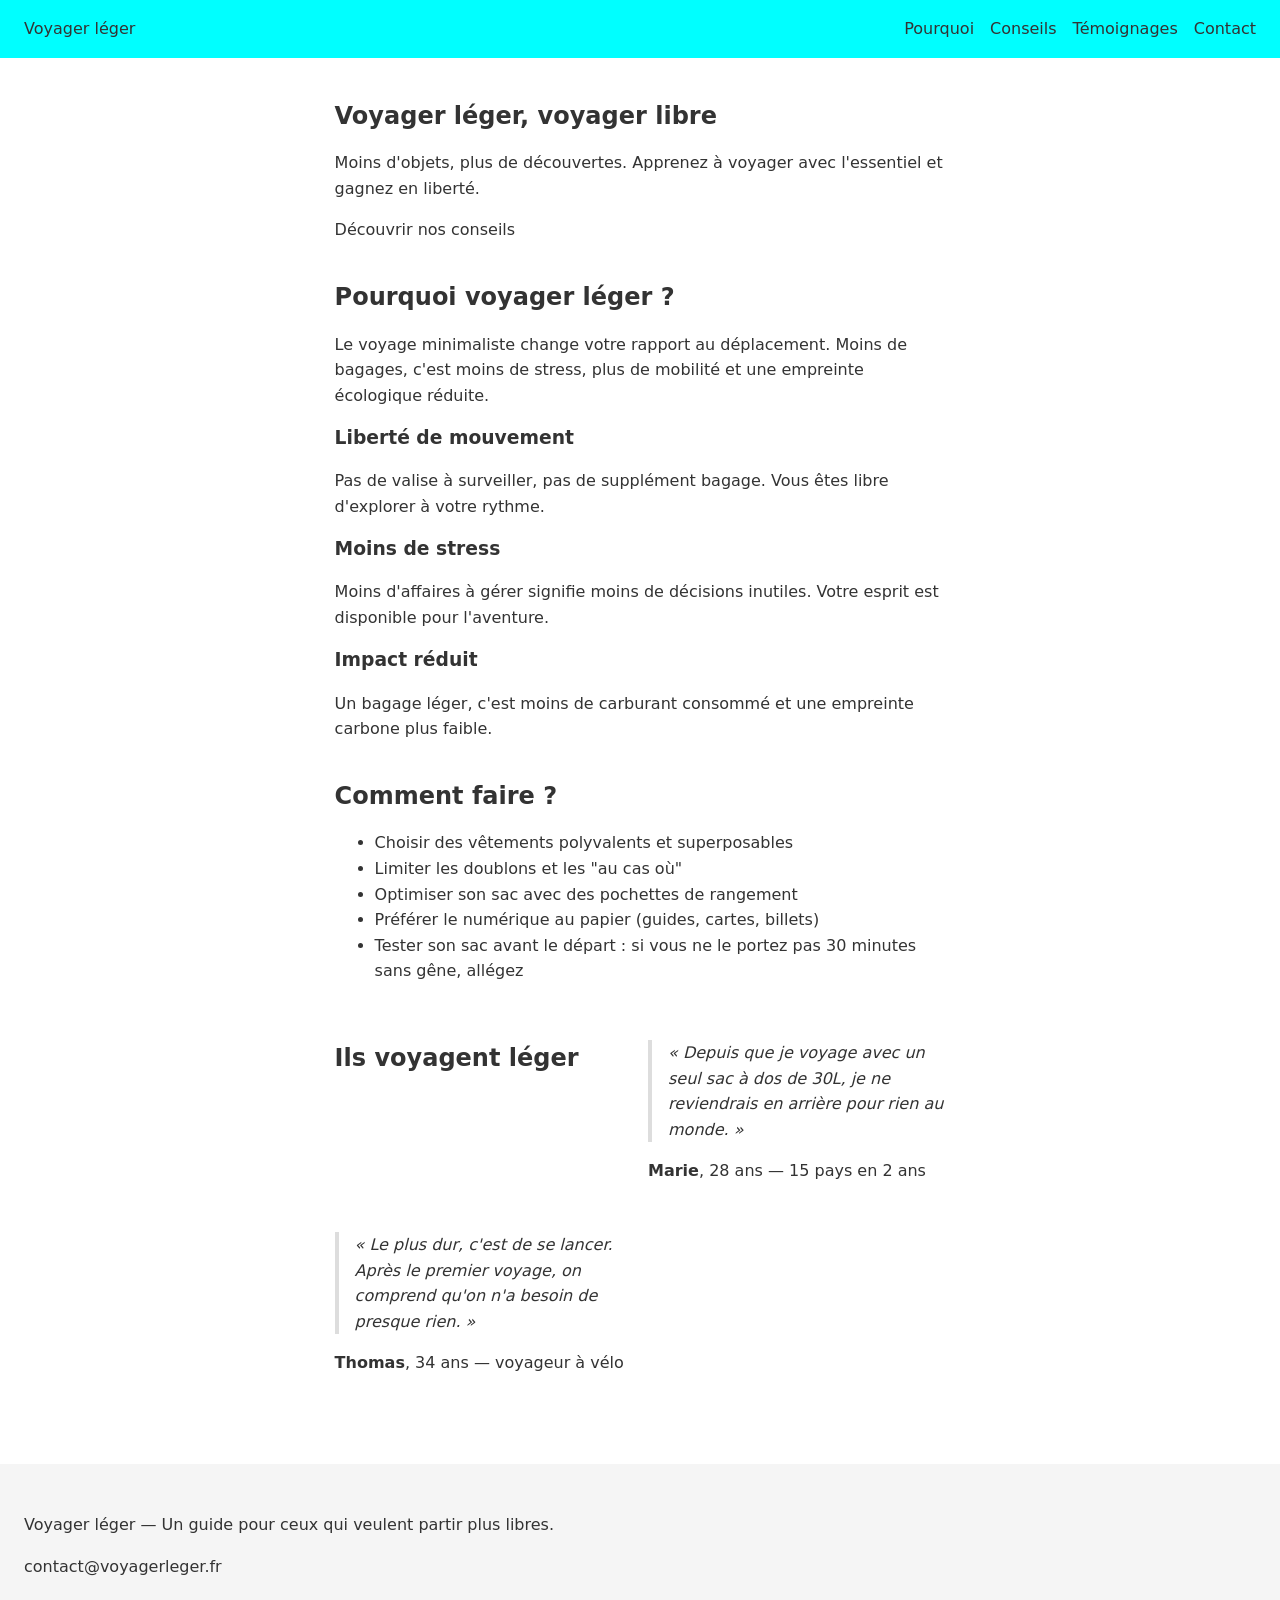
<file: TD2/index.html>
<!DOCTYPE html>
<!-- saved from url=(0084) -->
<html lang="fr"><head><meta http-equiv="Content-Type" content="text/html; charset=UTF-8">
  
  <meta name="viewport" content="width=device-width, initial-scale=1.0">
  <title>Voyager léger — Guide du voyage minimaliste</title>
  <link rel="stylesheet" href="style.css">
</head>
<body>

  <header>
    <nav>
      <a href="#" class="logo">Voyager léger</a>
      <ul>
        <li><a href="#pourquoi">Pourquoi</a></li>
        <li><a href="#conseils">Conseils</a></li>
        <li><a href="#temoignages">Témoignages</a></li>
        <li><a href="#contact">Contact</a></li>
      </ul>
    </nav>
  </header>

  <main>

    <section class="hero">
      <h1>Voyager léger, voyager libre</h1>
      <p>Moins d'objets, plus de découvertes. Apprenez à voyager avec l'essentiel et gagnez en liberté.</p>
      <a href="#conseils">Découvrir nos conseils</a>
    </section>
<div class = container>
    <section id="pourquoi">
      <h2>Pourquoi voyager léger ?</h2>
      <p>Le voyage minimaliste change votre rapport au déplacement. Moins de bagages, c'est moins de stress, plus de mobilité et une empreinte écologique réduite.</p>

      <article>
        <h3>Liberté de mouvement</h3>
        <p>Pas de valise à surveiller, pas de supplément bagage. Vous êtes libre d'explorer à votre rythme.</p>
      </article>

      <article>
        <h3>Moins de stress</h3>
        <p>Moins d'affaires à gérer signifie moins de décisions inutiles. Votre esprit est disponible pour l'aventure.</p>
      </article>
      </div>

      <article>
        <h3>Impact réduit</h3>
        <p>Un bagage léger, c'est moins de carburant consommé et une empreinte carbone plus faible.</p>
      </article>
      </div>
    </section>

    <section id="conseils">
      <h2>Comment faire ?</h2>
      <ul>
        <li>Choisir des vêtements polyvalents et superposables</li>
        <li>Limiter les doublons et les "au cas où"</li>
        <li>Optimiser son sac avec des pochettes de rangement</li>
        <li>Préférer le numérique au papier (guides, cartes, billets)</li>
        <li>Tester son sac avant le départ : si vous ne le portez pas 30 minutes sans gêne, allégez</li>
      </ul>
    </section>

    <section id="temoignages">
      <h2>Ils voyagent léger</h2>

      <article>
        <blockquote>
          <p>« Depuis que je voyage avec un seul sac à dos de 30L, je ne reviendrais en arrière pour rien au monde. »</p>
        </blockquote>
        <p><strong>Marie</strong>, 28 ans — 15 pays en 2 ans</p>
      </article>

      <article>
        <blockquote>
          <p>« Le plus dur, c'est de se lancer. Après le premier voyage, on comprend qu'on n'a besoin de presque rien. »</p>
        </blockquote>
        <p><strong>Thomas</strong>, 34 ans — voyageur à vélo</p>
      </article>
    </section>

  </main>

  <footer id="contact">
    <p>Voyager léger — Un guide pour ceux qui veulent partir plus libres.</p>
    <p><a href="mailto:contact@voyagerleger.fr">contact@voyagerleger.fr</a></p>
  </footer>



</body></html>
</file>
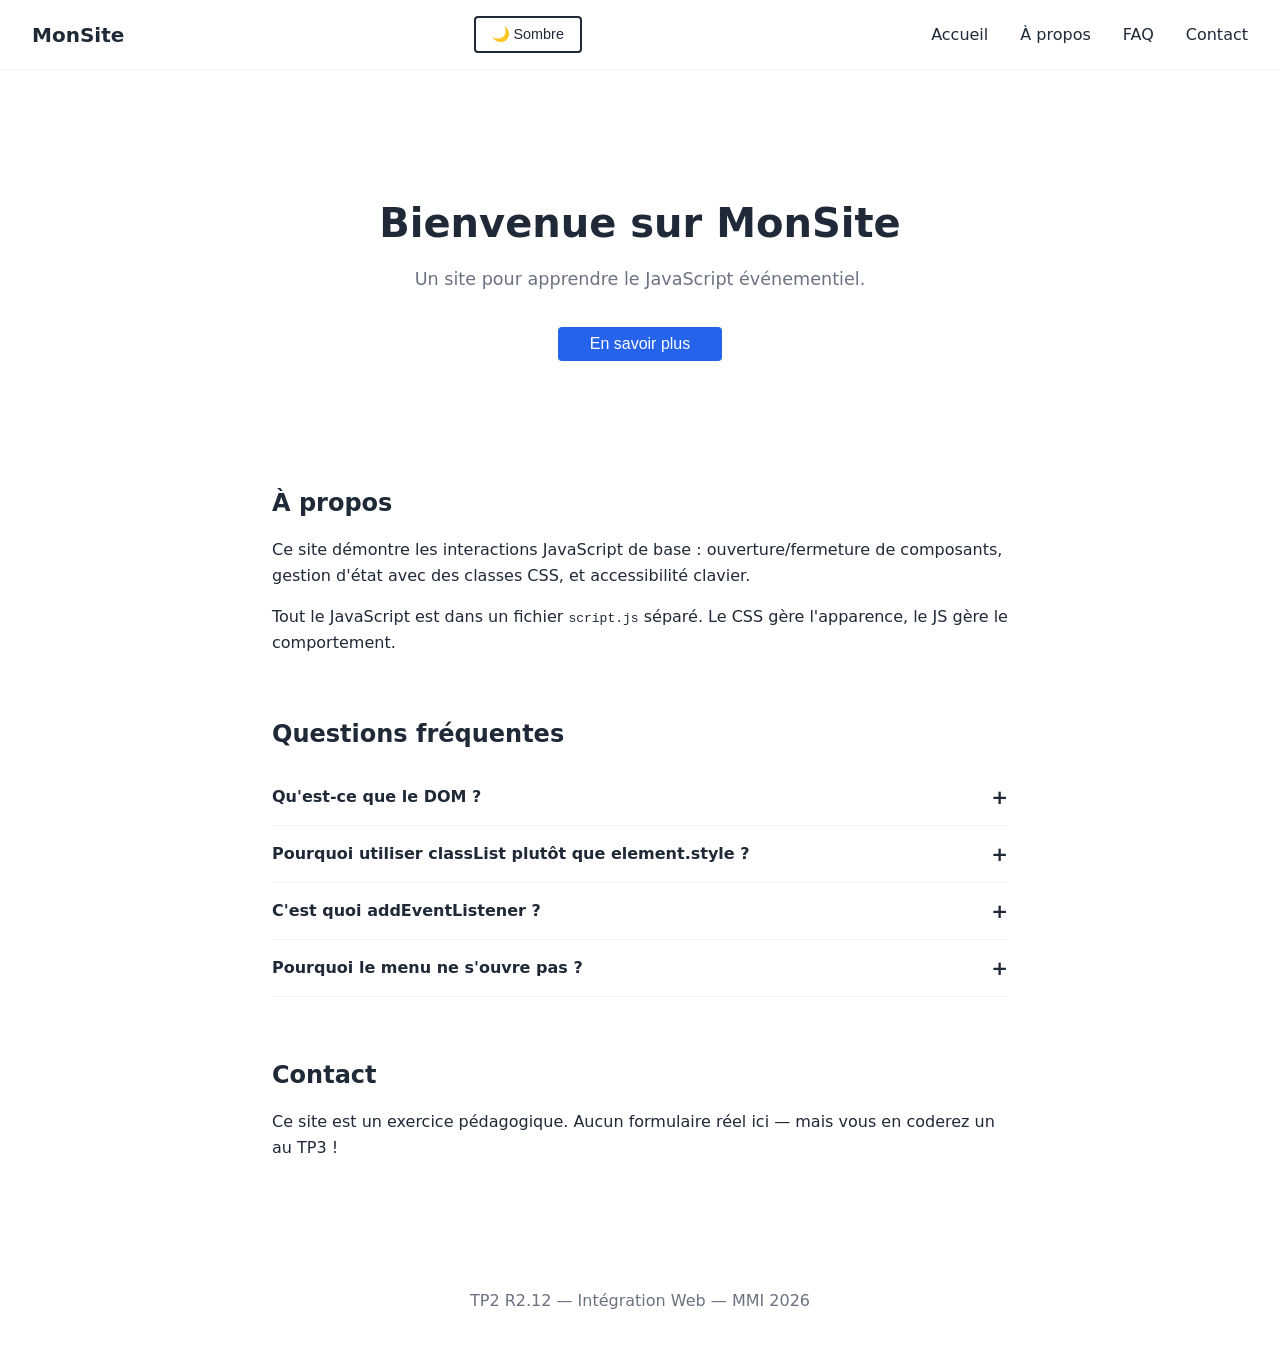
<file: TP2/index.html>
<!DOCTYPE html>
<html lang="fr">
<head>
  <meta charset="UTF-8">
  <meta name="viewport" content="width=device-width, initial-scale=1.0">
  <title>TP2 — JavaScript événementiel</title>
  <style>
    /* ================================
       VARIABLES
       ================================ */
    :root {
      --color-primary: #2563eb;
      --color-text: #1f2937;
      --color-text-light: #6b7280;
      --color-bg: #ffffff;
      --color-bg-alt: #f3f4f6;
      --color-overlay: rgba(0, 0, 0, 0.5);
      --font-base: system-ui, -apple-system, sans-serif;
      --space-sm: 0.5rem;
      --space-md: 1rem;
      --space-lg: 2rem;
      --space-xl: 4rem;
    }

    /* ================================
       THÈME SOMBRE (bonus)
       ================================ */
    .dark {
      --color-primary: #60a5fa;
      --color-text: #e5e7eb;
      --color-text-light: #9ca3af;
      --color-bg: #111827;
      --color-bg-alt: #1f2937;
      --color-overlay: rgba(0, 0, 0, 0.7);
    }

    /* ================================
       BASE
       ================================ */
    *, *::before, *::after {
      box-sizing: border-box;
    }

    body {
      font-family: var(--font-base);
      line-height: 1.6;
      color: var(--color-text);
      background-color: var(--color-bg);
      margin: 0;
      transition: background-color 0.3s, color 0.3s;
    }

    h1, h2, h3 { line-height: 1.2; }

    a {
      color: var(--color-primary);
      text-decoration: none;
    }

    a:hover { text-decoration: underline; }

    /* ================================
       HEADER + NAVIGATION
       ================================ */
    header {
      display: flex;
      justify-content: space-between;
      align-items: center;
      padding: var(--space-md) var(--space-lg);
      border-bottom: 1px solid var(--color-bg-alt);
    }

    .logo {
      font-weight: bold;
      font-size: 1.25rem;
      color: var(--color-text);
      text-decoration: none;
    }

    .header-right {
      display: flex;
      align-items: center;
      gap: var(--space-md);
    }

    /* Bouton menu burger */
    .menu-btn {
      display: none;
      background: none;
      border: 2px solid var(--color-text);
      border-radius: 0.25rem;
      color: var(--color-text);
      font-size: 1.25rem;
      padding: var(--space-sm);
      cursor: pointer;
      line-height: 1;
    }

    /* Bouton thème */
    #theme-toggle {
      background: none;
      border: 2px solid var(--color-text);
      border-radius: 0.25rem;
      color: var(--color-text);
      padding: var(--space-sm) var(--space-md);
      cursor: pointer;
      font-size: 0.9rem;
    }

    /* Navigation */
    .menu ul {
      display: flex;
      gap: var(--space-lg);
      list-style: none;
      padding: 0;
      margin: 0;
    }

    .menu a {
      color: var(--color-text);
      font-weight: 500;
    }

    /* Mobile : menu caché par défaut */
    @media (max-width: 640px) {
      .menu-btn {
        display: block;
      }

      .menu {
        display: none;
        position: absolute;
        top: 100%;
        left: 0;
        right: 0;
        background: var(--color-bg);
        border-bottom: 1px solid var(--color-bg-alt);
        padding: var(--space-md) var(--space-lg);
        z-index: 10;
      }

      .menu.is-open {
        display: block;
      }

      .menu ul {
        flex-direction: column;
        gap: var(--space-md);
      }

      header {
        position: relative;
      }
    }

    /* ================================
       MAIN
       ================================ */
    main {
      max-width: 800px;
      margin: 0 auto;
      padding: var(--space-lg);
    }

    section {
      margin-bottom: var(--space-xl);
    }

    /* ================================
       HERO
       ================================ */
    .hero {
      text-align: center;
      padding: var(--space-xl) 0;
    }

    .hero h1 {
      font-size: 2.5rem;
      margin-bottom: var(--space-sm);
    }

    .hero p {
      color: var(--color-text-light);
      font-size: 1.1rem;
    }

    /* ================================
       BOUTON MODALE
       ================================ */
    .modal-open {
      background-color: var(--color-primary);
      color: white;
      border: none;
      padding: var(--space-sm) var(--space-lg);
      border-radius: 0.25rem;
      font-size: 1rem;
      cursor: pointer;
      margin-top: var(--space-md);
    }

    .modal-open:hover {
      opacity: 0.9;
    }

    /* ================================
       MODALE
       ================================ */
    .modal {
      display: none;
      position: fixed;
      top: 0;
      left: 0;
      width: 100%;
      height: 100%;
      background: var(--color-overlay);
      z-index: 100;
      justify-content: center;
      align-items: center;
    }

    .modal.is-visible {
      display: flex;
    }

    .modal-content {
      background: var(--color-bg);
      border-radius: 0.5rem;
      padding: var(--space-lg);
      max-width: 500px;
      width: 90%;
      position: relative;
    }

    .modal-content h2 {
      margin-top: 0;
    }

    .modal-close {
      position: absolute;
      top: var(--space-md);
      right: var(--space-md);
      background: none;
      border: none;
      font-size: 1.5rem;
      cursor: pointer;
      color: var(--color-text);
      line-height: 1;
    }

    /* ================================
       ACCORDÉON FAQ
       ================================ */
    .faq-item {
      border-bottom: 1px solid var(--color-bg-alt);
    }

    .faq-question {
      width: 100%;
      background: none;
      border: none;
      text-align: left;
      padding: var(--space-md) 0;
      font-size: 1rem;
      font-weight: 600;
      color: var(--color-text);
      cursor: pointer;
      display: flex;
      justify-content: space-between;
      align-items: center;
      font-family: var(--font-base);
    }

    .faq-question::after {
      content: '+';
      font-size: 1.25rem;
      transition: transform 0.2s;
    }

    .faq-answer {
      display: none;
      padding: 0 0 var(--space-md) 0;
      color: var(--color-text-light);
    }

    .faq-answer.is-visible {
      display: block;
    }

    /* ================================
       FOCUS VISIBLE
       ================================ */
    :focus-visible {
      outline: 2px solid var(--color-primary);
      outline-offset: 2px;
    }
  </style>
</head>
<body>

  <!-- ================================
       HEADER + NAVIGATION
       ================================ -->
  <header>
    <a href="#" class="logo">MonSite</a>
    <div class="header-right">
      <button id="theme-toggle">🌙 Sombre</button>
      <button class="menu-btn" aria-expanded="false">🍔</button>
    </div>
    <nav class="menu">
      <ul>
        <li><a href="#accueil">Accueil</a></li>
        <li><a href="#apropos">À propos</a></li>
        <li><a href="#faq">FAQ</a></li>
        <li><a href="#contact">Contact</a></li>
      </ul>
    </nav>
  </header>

  <main>

    <!-- ================================
         HERO + BOUTON MODALE
         ================================ -->
    <section id="accueil" class="hero">
      <h1>Bienvenue sur MonSite</h1>
      <p>Un site pour apprendre le JavaScript événementiel.</p>
      <button class="modal-open">En savoir plus</button>
    </section>

    <!-- ================================
         MODALE
         ================================ -->
    <div class="modal" aria-hidden="true">
      <div class="modal-content">
        <button class="modal-close">✕</button>
        <h2>À propos de ce site</h2>
        <p>Ce site est un exercice du TP2 R2.12. Il sert de support pour apprendre à manipuler le DOM avec JavaScript.</p>
        <p>Vous allez coder le menu burger, cette modale, et l'accordéon FAQ en JavaScript pur.</p>
      </div>
    </div>

    <!-- ================================
         SECTION À PROPOS
         ================================ -->
    <section id="apropos">
      <h2>À propos</h2>
      <p>Ce site démontre les interactions JavaScript de base : ouverture/fermeture de composants, gestion d'état avec des classes CSS, et accessibilité clavier.</p>
      <p>Tout le JavaScript est dans un fichier <code>script.js</code> séparé. Le CSS gère l'apparence, le JS gère le comportement.</p>
    </section>

    <!-- ================================
         ACCORDÉON FAQ
         ================================ -->
    <section id="faq">
      <h2>Questions fréquentes</h2>

      <div class="faq-item">
        <button class="faq-question">Qu'est-ce que le DOM ?</button>
        <div class="faq-answer">
          <p>Le DOM (Document Object Model) est la représentation de la page Web en mémoire. JavaScript peut le lire et le modifier pour créer des interactions.</p>
        </div>
      </div>

      <div class="faq-item">
        <button class="faq-question">Pourquoi utiliser classList plutôt que element.style ?</button>
        <div class="faq-answer">
          <p>Parce que le JavaScript gère le comportement et le CSS gère l'apparence. En utilisant classList, on garde chaque responsabilité à sa place.</p>
        </div>
      </div>

      <div class="faq-item">
        <button class="faq-question">C'est quoi addEventListener ?</button>
        <div class="faq-answer">
          <p>C'est la méthode qui permet de dire au navigateur : "quand tel événement arrive sur cet élément, exécute ce code". C'est le cœur du JavaScript événementiel.</p>
        </div>
      </div>

      <div class="faq-item">
        <button class="faq-question">Pourquoi le menu ne s'ouvre pas ?</button>
        <div class="faq-answer">
          <p>Probablement parce que le fichier script.js n'est pas encore lié, ou parce que le JavaScript n'est pas encore écrit. C'est votre mission !</p>
        </div>
      </div>
    </section>

    <!-- ================================
         CONTACT
         ================================ -->
    <section id="contact">
      <h2>Contact</h2>
      <p>Ce site est un exercice pédagogique. Aucun formulaire réel ici — mais vous en coderez un au TP3 !</p>
    </section>

  </main>

  <footer>
    <p style="text-align: center; padding: 1rem; color: var(--color-text-light);">TP2 R2.12 — Intégration Web — MMI 2026</p>
  </footer>

  <!-- ================================
       JAVASCRIPT : à vous de jouer !
       Créez un fichier script.js et liez-le ici.
       ================================ -->
       <script src="script.js"></script>

</body>
</html>
</file>
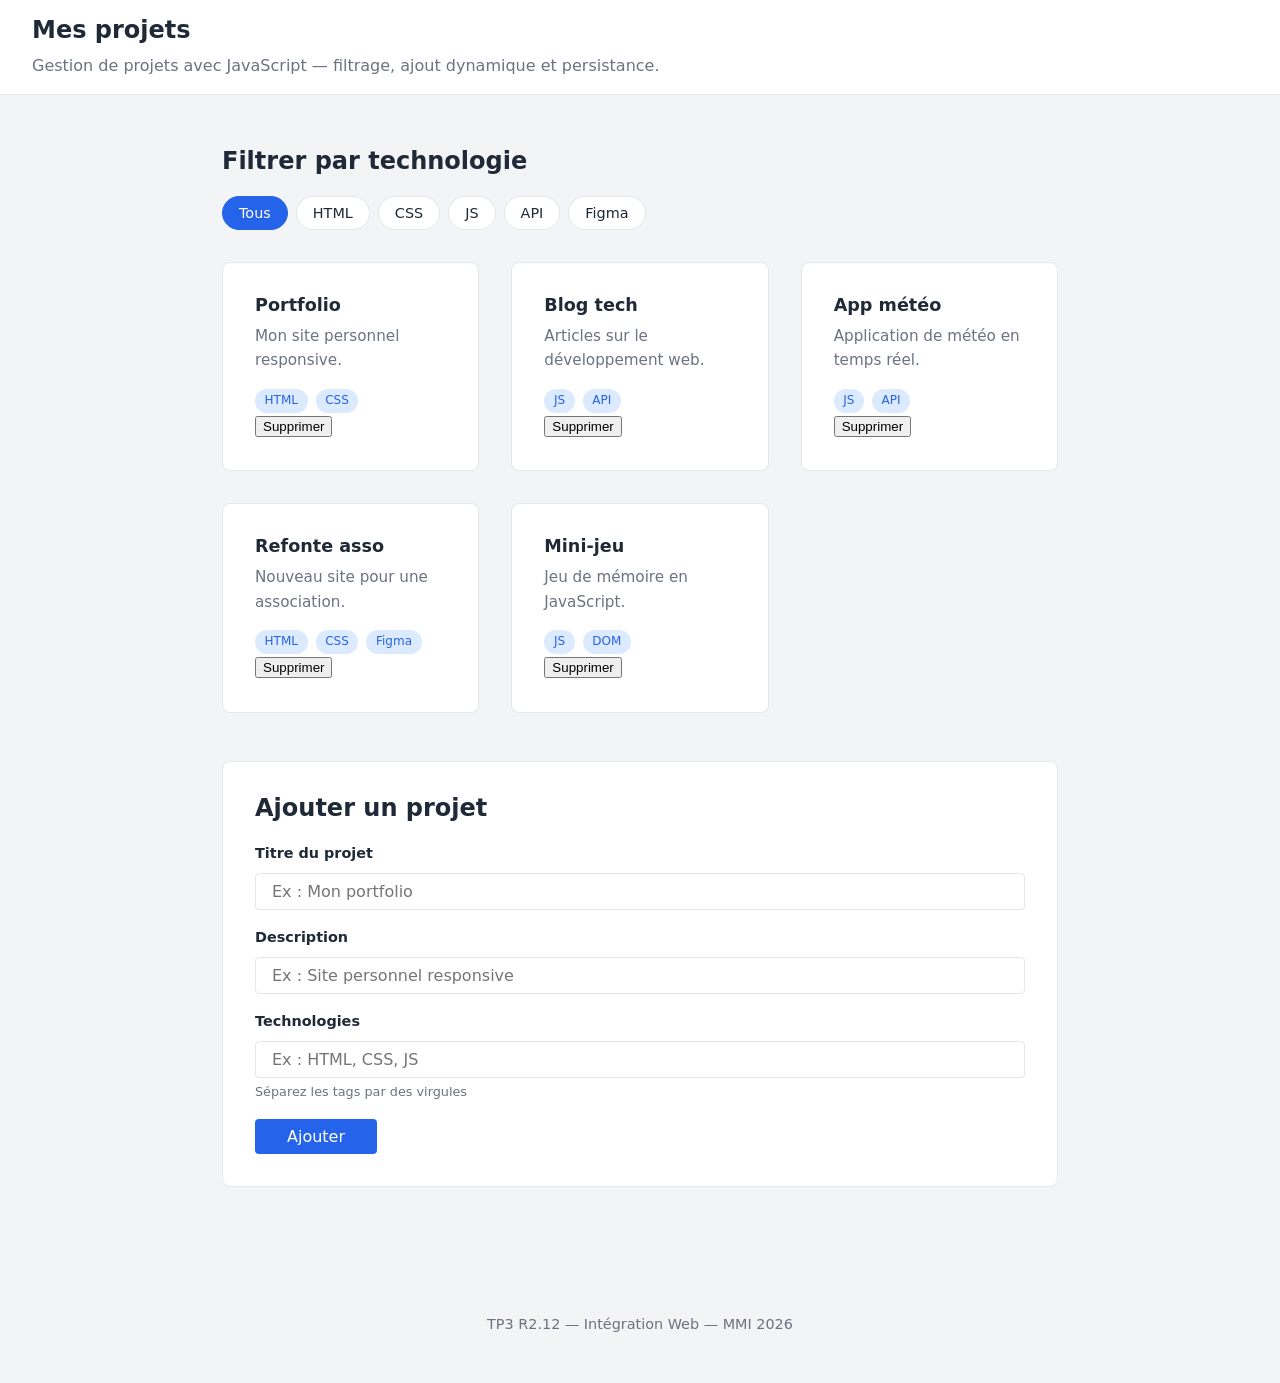
<file: TP3/index.html>
<!DOCTYPE html>
<html lang="fr">
<head>
  <meta charset="UTF-8">
  <meta name="viewport" content="width=device-width, initial-scale=1.0">
  <title>TP3 — JavaScript + données</title>
  <style>
    /* ================================
       VARIABLES
       ================================ */
    :root {
      --color-primary: #2563eb;
      --color-primary-light: #dbeafe;
      --color-text: #1f2937;
      --color-text-light: #6b7280;
      --color-bg: #ffffff;
      --color-bg-alt: #f3f4f6;
      --color-border: #e5e7eb;
      --color-error: #dc2626;
      --color-success: #059669;
      --font-base: system-ui, -apple-system, sans-serif;
      --space-sm: 0.5rem;
      --space-md: 1rem;
      --space-lg: 2rem;
      --space-xl: 3rem;
      --radius: 0.5rem;
    }

    /* ================================
       BASE
       ================================ */
    *, *::before, *::after {
      box-sizing: border-box;
    }

    body {
      font-family: var(--font-base);
      line-height: 1.6;
      color: var(--color-text);
      background-color: var(--color-bg-alt);
      margin: 0;
    }

    h1, h2, h3 { line-height: 1.2; }

    /* ================================
       LAYOUT
       ================================ */
    header {
      background: var(--color-bg);
      border-bottom: 1px solid var(--color-border);
      padding: var(--space-md) var(--space-lg);
    }

    header h1 {
      margin: 0;
      font-size: 1.5rem;
    }

    header p {
      margin: var(--space-sm) 0 0;
      color: var(--color-text-light);
    }

    main {
      max-width: 900px;
      margin: 0 auto;
      padding: var(--space-lg);
    }

    section {
      margin-bottom: var(--space-xl);
    }

    /* ================================
       FILTRES
       ================================ */
    .filtres {
      display: flex;
      flex-wrap: wrap;
      gap: var(--space-sm);
      margin-bottom: var(--space-lg);
    }

    .filtre {
      background: var(--color-bg);
      border: 1px solid var(--color-border);
      border-radius: 2rem;
      padding: var(--space-sm) var(--space-md);
      font-size: 0.9rem;
      cursor: pointer;
      color: var(--color-text);
      font-family: var(--font-base);
      transition: background-color 0.2s, border-color 0.2s;
    }

    .filtre:hover {
      border-color: var(--color-primary);
    }

    .filtre.active {
      background-color: var(--color-primary);
      color: white;
      border-color: var(--color-primary);
    }

    /* ================================
       GRILLE DE PROJETS
       ================================ */
    #projets-liste {
      display: grid;
      grid-template-columns: repeat(auto-fit, minmax(250px, 1fr));
      gap: var(--space-lg);
      min-height: 100px;
    }

    /* Style des cartes (générées en JS) */
    .carte {
      background: var(--color-bg);
      border: 1px solid var(--color-border);
      border-radius: var(--radius);
      padding: var(--space-lg);
      transition: transform 0.2s, box-shadow 0.2s;
    }

    .carte:hover {
      transform: translateY(-2px);
      box-shadow: 0 4px 12px rgba(0, 0, 0, 0.08);
    }

    .carte h3 {
      margin: 0 0 var(--space-sm);
      font-size: 1.1rem;
    }

    .carte p {
      margin: 0 0 var(--space-md);
      color: var(--color-text-light);
      font-size: 0.95rem;
    }

    .tags {
      display: flex;
      flex-wrap: wrap;
      gap: var(--space-sm);
    }

    .tag {
      display: inline-block;
      font-size: 0.75rem;
      background: var(--color-primary-light);
      color: var(--color-primary);
      padding: 0.15rem 0.6rem;
      border-radius: 1rem;
      font-weight: 500;
    }

    /* ================================
       MESSAGES D'ÉTAT
       ================================ */
    .loading {
      text-align: center;
      color: var(--color-text-light);
      padding: var(--space-xl);
      grid-column: 1 / -1;
    }

    .error {
      text-align: center;
      color: var(--color-error);
      padding: var(--space-xl);
      grid-column: 1 / -1;
    }

    .vide {
      text-align: center;
      color: var(--color-text-light);
      padding: var(--space-xl);
      grid-column: 1 / -1;
    }

    /* ================================
       FORMULAIRE D'AJOUT
       ================================ */
    #form-ajout {
      background: var(--color-bg);
      border: 1px solid var(--color-border);
      border-radius: var(--radius);
      padding: var(--space-lg);
    }

    #form-ajout h2 {
      margin-top: 0;
    }

    .form-group {
      margin-bottom: var(--space-md);
    }

    .form-group label {
      display: block;
      font-weight: 600;
      margin-bottom: var(--space-sm);
      font-size: 0.9rem;
    }

    .form-group input {
      width: 100%;
      padding: var(--space-sm) var(--space-md);
      border: 1px solid var(--color-border);
      border-radius: 0.25rem;
      font-size: 1rem;
      font-family: var(--font-base);
      color: var(--color-text);
      background: var(--color-bg);
    }

    .form-group input:focus {
      outline: 2px solid var(--color-primary);
      outline-offset: 1px;
      border-color: var(--color-primary);
    }

    .form-group small {
      display: block;
      margin-top: 0.25rem;
      color: var(--color-text-light);
      font-size: 0.8rem;
    }

    #form-ajout button[type="submit"] {
      background-color: var(--color-primary);
      color: white;
      border: none;
      padding: var(--space-sm) var(--space-lg);
      border-radius: 0.25rem;
      font-size: 1rem;
      cursor: pointer;
      font-family: var(--font-base);
    }

    #form-ajout button[type="submit"]:hover {
      opacity: 0.9;
    }

    /* ================================
       COMPTEUR
       ================================ */
    .compteur {
      text-align: right;
      color: var(--color-text-light);
      font-size: 0.9rem;
      margin-bottom: var(--space-sm);
    }

    /* ================================
       FOOTER
       ================================ */
    footer {
      text-align: center;
      padding: var(--space-lg);
      color: var(--color-text-light);
      font-size: 0.9rem;
    }

    /* ================================
       FOCUS VISIBLE
       ================================ */
    :focus-visible {
      outline: 2px solid var(--color-primary);
      outline-offset: 2px;
    }

    /* ================================
       RESPONSIVE
       ================================ */
    @media (max-width: 600px) {
      main {
        padding: var(--space-md);
      }

      #projets-liste {
        grid-template-columns: 1fr;
      }
    }
  </style>
</head>
<body>

  <!-- ================================
       HEADER
       ================================ -->
  <header>
    <h1>Mes projets</h1>
    <p>Gestion de projets avec JavaScript — filtrage, ajout dynamique et persistance.</p>
  </header>

  <main>

    <!-- ================================
         FILTRES
         ================================ -->
    <section>
      <h2>Filtrer par technologie</h2>
      <div class="filtres">
        <button class="filtre active" data-tag="tous">Tous</button>
        <button class="filtre" data-tag="HTML">HTML</button>
        <button class="filtre" data-tag="CSS">CSS</button>
        <button class="filtre" data-tag="JS">JS</button>
        <button class="filtre" data-tag="API">API</button>
        <button class="filtre" data-tag="Figma">Figma</button>
      </div>

      <!-- Compteur de résultats -->
      <p class="compteur" aria-live="polite"></p>

      <!-- Conteneur des cartes (généré en JS) -->
      <div id="projets-liste">
        <p class="vide">Chargement des projets...</p>
      </div>
    </section>

    <!-- ================================
         FORMULAIRE D'AJOUT
         ================================ -->
    <section>
      <form id="form-ajout">
        <h2>Ajouter un projet</h2>

        <div class="form-group">
          <label for="input-titre">Titre du projet</label>
          <input type="text" id="input-titre" placeholder="Ex : Mon portfolio" required>
        </div>

        <div class="form-group">
          <label for="input-desc">Description</label>
          <input type="text" id="input-desc" placeholder="Ex : Site personnel responsive" required>
        </div>

        <div class="form-group">
          <label for="input-tags">Technologies</label>
          <input type="text" id="input-tags" placeholder="Ex : HTML, CSS, JS">
          <small>Séparez les tags par des virgules</small>
        </div>

        <button type="submit">Ajouter</button>
      </form>
    </section>

  </main>

  <footer>
    <p>TP3 R2.12 — Intégration Web — MMI 2026</p>
  </footer>
  
  <script src="script.js"></script>

</body>
</html>
</file>
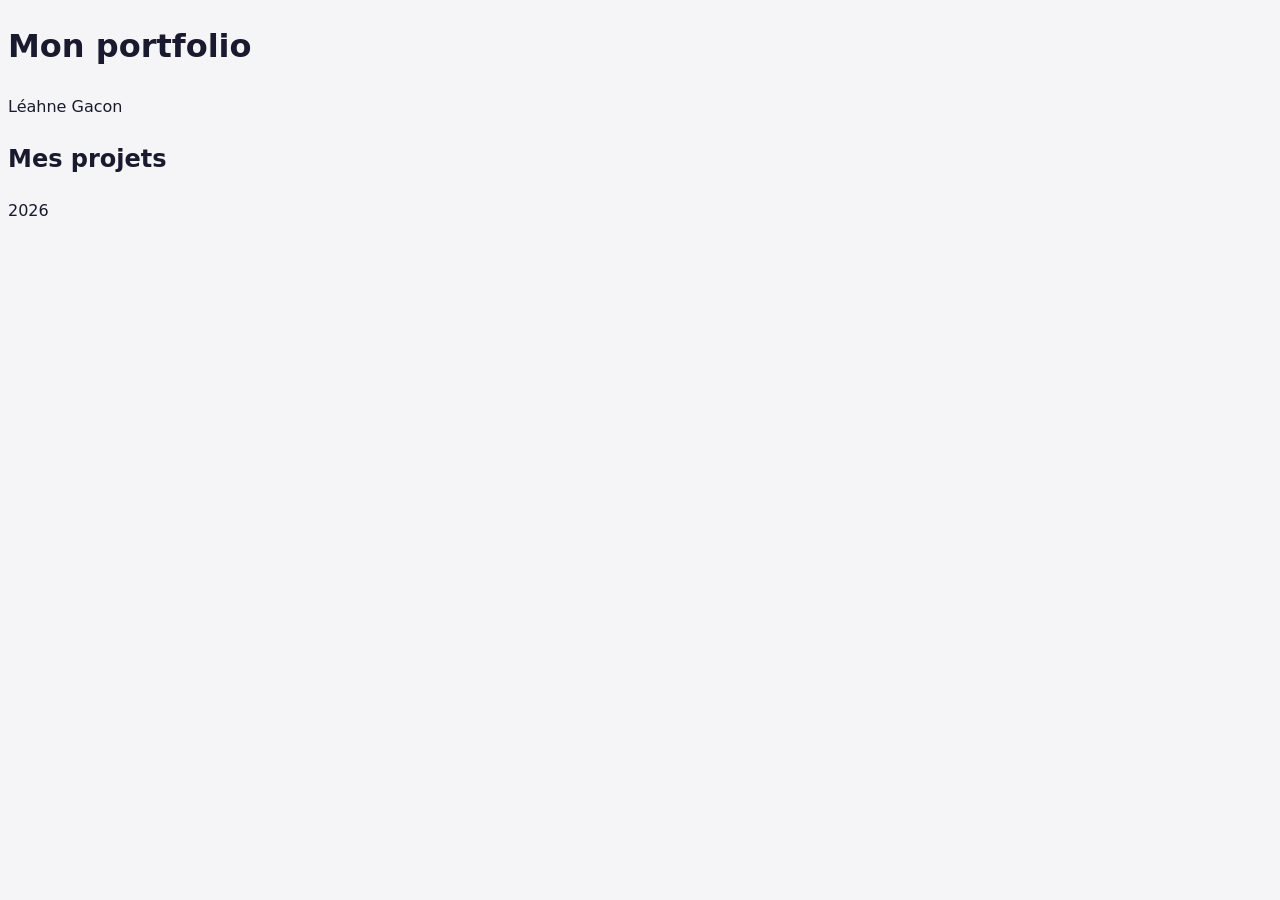
<file: TP5/index.html>
<!DOCTYPE html>
<html lang="fr">
<head>
  <meta charset="UTF-8">
  <meta name="viewport" content="width=device-width, initial-scale=1.0">
  <title>Mon projet</title>
  <link rel="stylesheet" href="style.css">
</head>
<body>
  <header>
    <h1>Mon portfolio</h1>
    <nav>Léahne Gacon</nav>
  </header>
  <main>
    <section id="projets">

      <h2>Mes projets</h2>
      <!-- contenu -->
    </section>
  </main>
  <footer>2026</footer>
  <script src="script.js"></script>
</body>
</file>
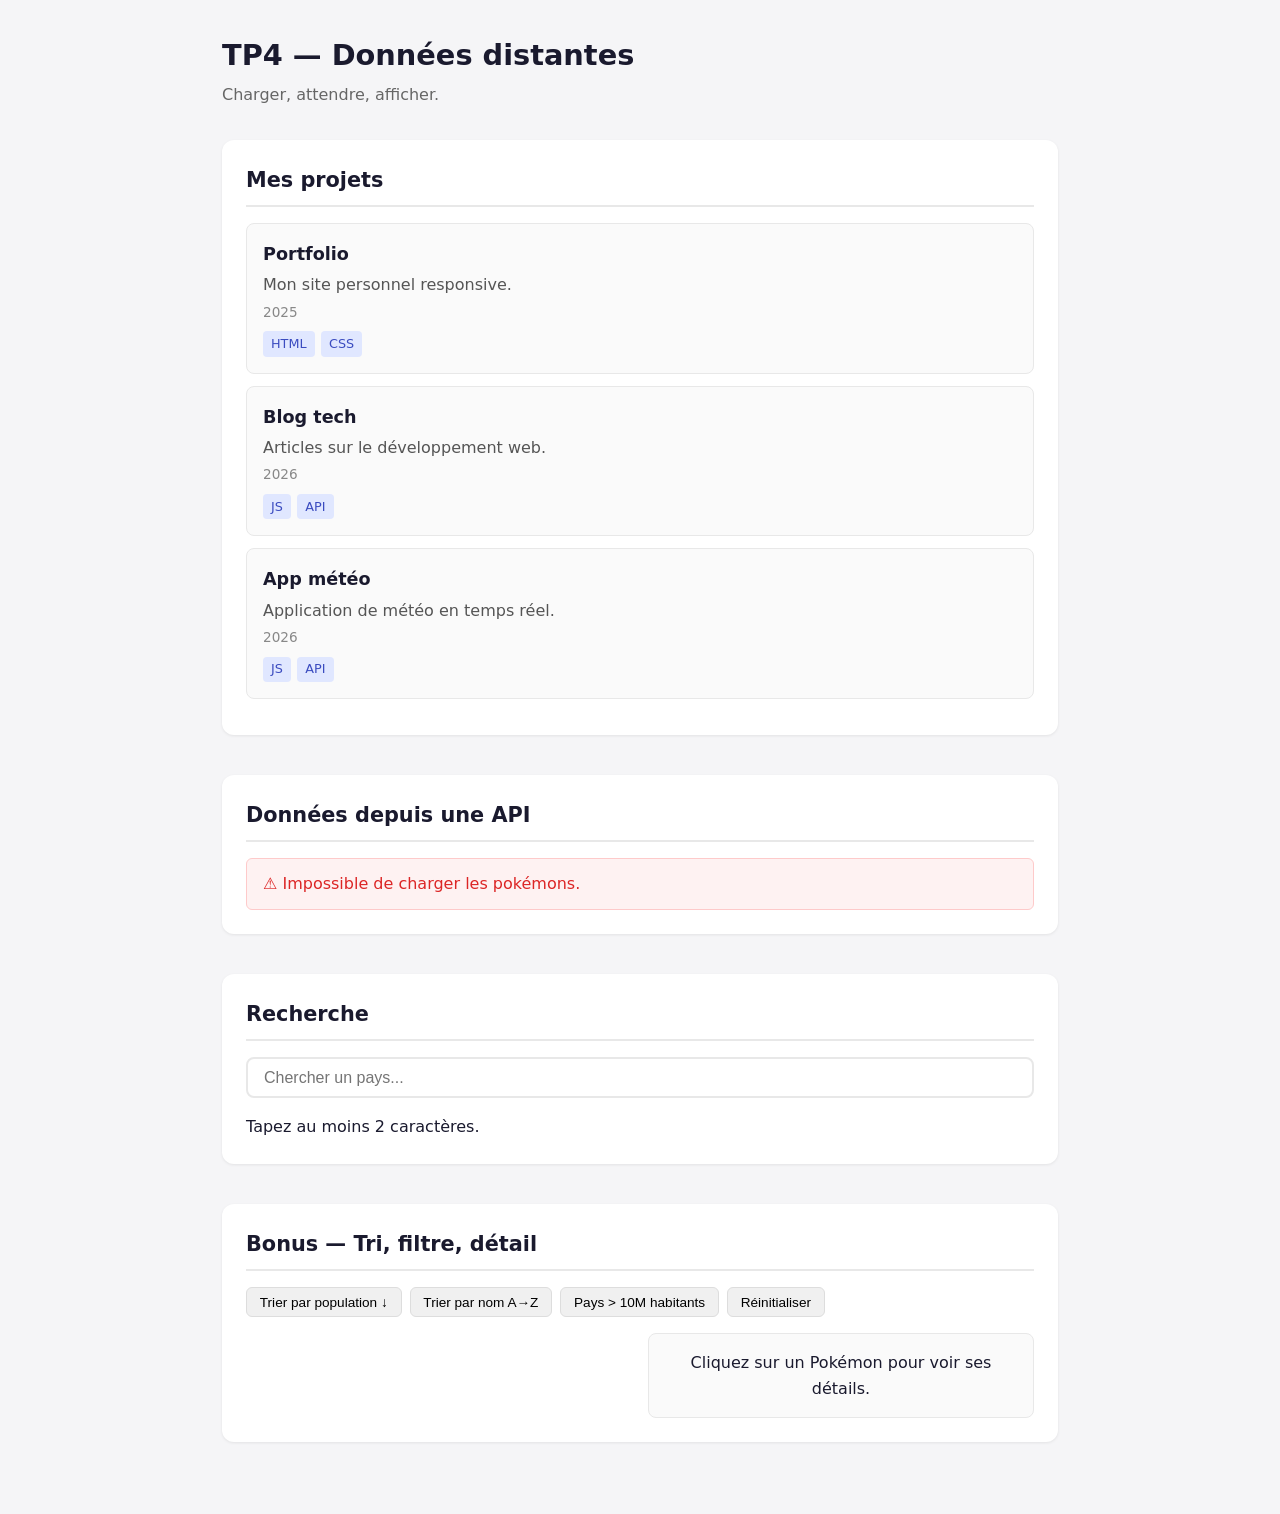
<file: TP4/TP4/index.html>
<!DOCTYPE html>
<html lang="fr">
<head>
  <meta charset="UTF-8">
  <meta name="viewport" content="width=device-width, initial-scale=1.0">
  <title>TP4 — Fetch & API</title>
  <link rel="stylesheet" href="style.css">
</head>
<body>

  <header>
    <h1>TP4 — Données distantes</h1>
    <p>Charger, attendre, afficher.</p>
  </header>

  <main>

    <!-- ============================================
         TEMPS 1 — JSON local
         Exercices 1.1 à 1.3
         ============================================ -->
    <section id="section-projets">
      <h2>Mes projets</h2>
      <div id="projets-liste" aria-live="polite">
        <p>Les projets s'afficheront ici.</p>
      </div>
    </section>

    <!-- ============================================
         TEMPS 2 — API distante
         Exercices 2.1 à 2.3
         ============================================ -->
    <section id="section-api">
      <h2>Données depuis une API</h2>
      <div id="api-liste" aria-live="polite">
        <p>Les données de l'API s'afficheront ici.</p>
      </div>
    </section>

    <!-- ============================================
         TEMPS 3 — Recherche + API
         Exercices 3.1 et 3.2
         ============================================ -->
    <section id="section-recherche">
      <h2>Recherche</h2>
      <input type="search" id="recherche" placeholder="Chercher un pays...">
      <div id="recherche-resultats" aria-live="polite">
        <p>Tapez au moins 2 caractères.</p>
      </div>
    </section>

    <!-- ============================================
         TEMPS 4 — Aller plus loin (bonus)
         Exercices 4.1 à 4.3
         ============================================ -->
    <section id="section-bonus">
      <h2>Bonus — Tri, filtre, détail</h2>

      <!-- 4.1 — Contrôles de tri/filtre -->
      <div id="controles">
        <button id="tri-pop">Trier par population ↓</button>
        <button id="tri-nom">Trier par nom A→Z</button>
        <button id="filtre-grand">Pays > 10M habitants</button>
        <button id="reinitialiser">Réinitialiser</button>
      </div>

      <!-- 4.2 — Liste + Détail Pokémon -->
      <div id="pokemon">
        <div id="liste-pokemon"></div>
        <div id="detail-pokemon">
          <p>Cliquez sur un Pokémon pour voir ses détails.</p>
        </div>
      </div>
    </section>

  </main>

  <script src="script.js"></script>
</body>
</html>
</file>
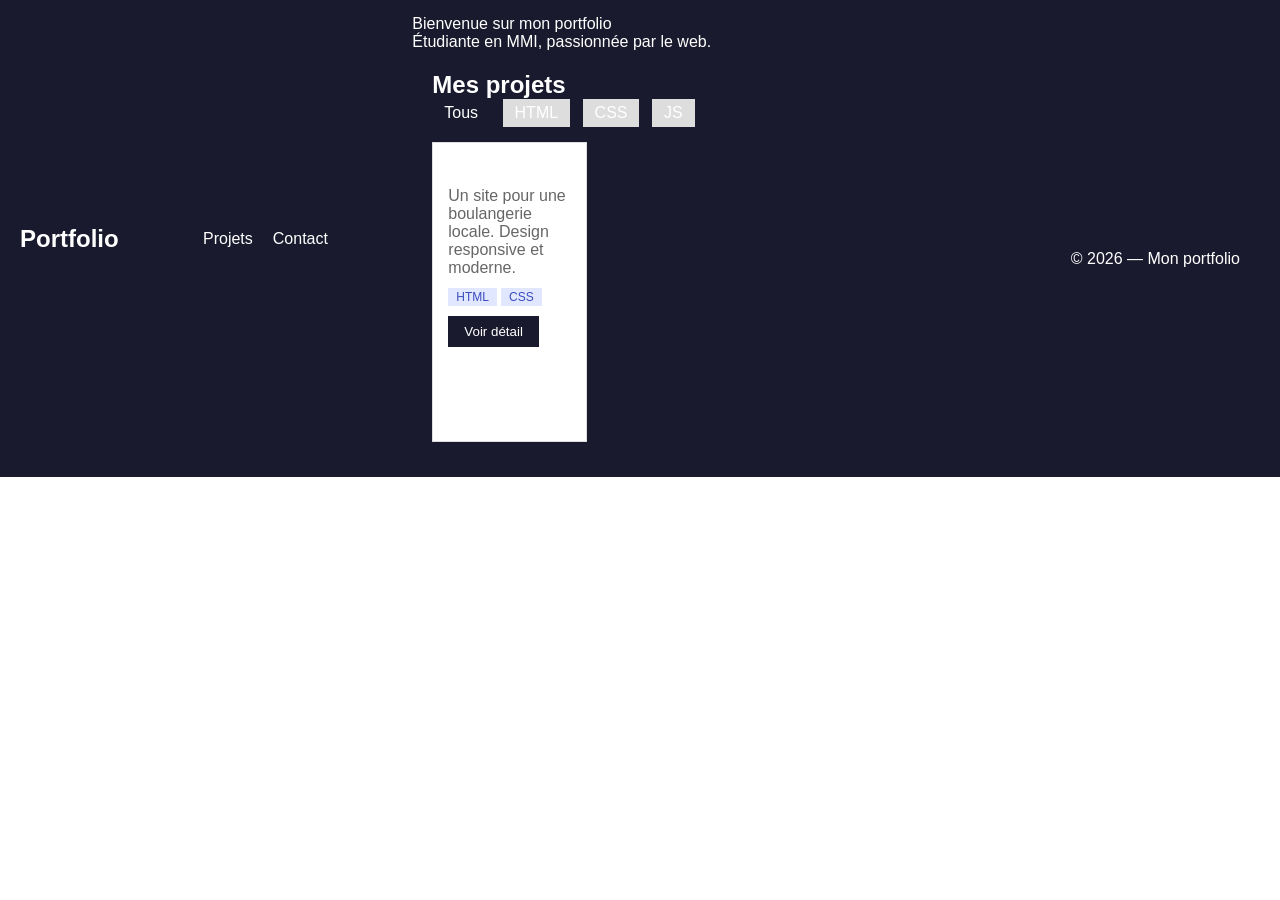
<file: TP5/Untitled-1.html>
<!DOCTYPE html>
<html>
<head>
  <meta charset="UTF-8">
  <title>Mon super site</title>
  <style>
    /* ============================
       PROBLÈMES CSS À TROUVER :
       - styles dans le HTML (pas de fichier externe)
       - !important
       - sélecteurs trop spécifiques
       - hauteurs fixes
       - pas de variables CSS
       - pas de responsive
       - pas de transitions
       ============================ */

    * { margin: 0; padding: 0; box-sizing: border-box; }

    body {
      font-family: Arial;
      color: #333;
    }

    .header {
      background: #1a1a2e;
      color: white;
      padding: 15px 20px;
      display: flex;
      justify-content: space-between;
      align-items: center;
    }

    .header .titre {
      font-size: 24px;
      font-weight: bold;
    }

    .header .nav ul {
      display: flex;
      list-style: none;
      gap: 20px;
    }

    .header .nav ul li a {
      color: white;
      text-decoration: none;
    }

    #main .content div.intro {
      padding: 40px 20px;
      text-align: center;
      background: #e8e8e8;
    }

    #main .content div.intro div.intro-titre {
      font-size: 32px;
      font-weight: bold;
      margin-bottom: 10px;
    }

    .projets-section {
      padding: 20px;
    }

    .projets-section .section-titre {
      font-size: 22px;
      font-weight: bold;
      margin-bottom: 15px;
    }

    .filtres-container {
      margin-bottom: 15px;
    }

    .filtres-container span {
      display: inline-block;
      padding: 5px 12px;
      margin-right: 8px;
      background: #ddd;
      cursor: pointer;
    }

    .filtres-container span.actif {
      background: #1a1a2e !important;
      color: white !important;
    }

    .grille-projets {
      display: flex;
      flex-wrap: wrap;
      gap: 15px;
    }

    .grille-projets .carte-projet {
      width: 30%;
      height: 300px;
      border: 1px solid #ddd;
      padding: 15px;
      background: white;
    }

    .grille-projets .carte-projet .carte-titre {
      font-size: 18px;
      font-weight: bold;
      margin-bottom: 8px;
    }

    .grille-projets .carte-projet .carte-description {
      color: #666;
      margin-bottom: 10px;
    }

    .grille-projets .carte-projet .carte-tags span {
      display: inline-block;
      padding: 2px 8px;
      background: #e0e7ff;
      color: #3b4cc0;
      font-size: 12px;
      margin-right: 4px;
    }

    .grille-projets .carte-projet .carte-bouton {
      display: inline-block;
      margin-top: 10px;
      padding: 8px 16px;
      background: #1a1a2e;
      color: white;
      border: none;
      cursor: pointer;
    }

    .modale-overlay {
      display: none;
      position: fixed;
      top: 0; left: 0; right: 0; bottom: 0;
      background: rgba(0,0,0,0.6);
      z-index: 100;
    }

    .modale-overlay .modale-contenu {
      position: absolute;
      top: 50%; left: 50%;
      transform: translate(-50%, -50%);
      background: white;
      padding: 30px;
      width: 500px;
      max-height: 80vh;
      overflow-y: auto;
    }

    .modale-overlay .modale-contenu .modale-fermer {
      position: absolute;
      top: 10px; right: 15px;
      font-size: 24px;
      cursor: pointer;
      background: none;
      border: none;
    }

    .footer {
      background: #1a1a2e;
      color: white;
      text-align: center;
      padding: 20px;
      margin-top: 40px;
    }
  </style>
</head>
<body>

  <!-- PROBLÈME : pas de balises sémantiques, tout est en div -->
  <header class="header">
    <div class="titre">Portfolio</div>
    <div class="nav">
      <ul>
        <li><a href="#projets">Projets</a></li>
        <li><a href="#contact">Contact</a></li>
      </ul>
    </div>
  </div>

  <div id="main">
    <div class="content">

      <intro class="intro">
        <div class="intro-titre">Bienvenue sur mon portfolio</div>
        <div class="intro-description">Étudiante en MMI, passionnée par le web.</div>
      </div>

      <section class="projets-section" id="projets">
        <h2>Mes projets</h2>

        <div class="filtres-container">
          <span class="filtre actif" onclick="filtrer('tous')">Tous</span>
          <span class="filtre" onclick="filtrer('HTML')">HTML</span>
          <span class="filtre" onclick="filtrer('CSS')">CSS</span>
          <span class="filtre" onclick="filtrer('JS')">JS</span>
        </div>

        <div class="grille-projets" id="grille">
          <!-- Rempli par JS -->
        </div>
      </div>

    </div>
  </div>

  <!-- Modale -->
  <div class="modale-overlay" id="modale">
    <div class="modale-contenu">
      <span class="modale-fermer" onclick="fermerModale()">×</span>
      <div id="modale-body"></div>
    </div>
  </div>

  <footer class="footer">
    <div>© 2026 — Mon portfolio</div>
  </div>

  <script>
    // ============================
    // PROBLÈMES JS À TROUVER :
    // - onclick inline (pas addEventListener)
    // - getElementById au lieu de querySelector
    // - element.style au lieu de classList
    // - pas de gestion clavier (Escape, Tab)
    // - pas d'attributs aria
    // - données et affichage mélangés
    // ============================

    var projets = [
      { id: 1, titre: "Site vitrine", description: "Un site pour une boulangerie locale. Design responsive et moderne.", tags: ["HTML", "CSS"] },
      { id: 2, titre: "Quiz interactif", description: "Application de quiz avec score et timer.", tags: ["JS", "HTML"] },
      { id: 3, titre: "Portfolio v1", description: "Ma première version de portfolio.", tags: ["HTML", "CSS"] },
      { id: 4, titre: "Dashboard météo", description: "Tableau de bord météo avec API Open Meteo.", tags: ["JS", "CSS"] },
      { id: 5, titre: "Blog tech", description: "Blog statique sur le développement web.", tags: ["HTML", "CSS", "JS"] },
      { id: 6, titre: "Jeu du pendu", description: "Jeu du pendu en JavaScript vanilla.", tags: ["JS"] }
    ];

    function afficherProjets(liste) {
      const grille = document.getElementById('grille');
      grille.innerHTML = '';
      for (const i = 0; i < liste.length; i++) {
        const p = liste[i];
        const carte = document.createElement('div');
        carte.className = 'carte-projet';
        carte.innerHTML = '<div class="carte-titre">' + p.titre + '</div>' +
          '<div class="carte-description">' + p.description + '</div>' +
          '<div class="carte-tags">' + p.tags.map(function(t) { return '<span>' + t + '</span>'; }).join('') + '</div>' +
          '<button class="carte-bouton" onclick="ouvrirModale(' + p.id + ')">Voir détail</button>';
        grille.appendChild(carte);
      }
    }

    function filtrer(tag) {
      // Gestion visuelle des filtres actifs
      var filtres = document.querySelectorAll('.filtre');
      for (const i = 0; i < filtres.length; i++) {
        filtres[i].style.background = '#ddd';
        filtres[i].style.color = '#333';
      }
      event.target.style.background = '#1a1a2e';
      event.target.style.color = 'white';

      if (tag === 'tous') {
        afficherProjets(projets);
      } else {
        var filtres = projets.filter(function(p) { return p.tags.indexOf(tag) !== -1; });
        afficherProjets(filtres);
      }
    }

    function ouvrirModale(id) {
      var projet = null;
      for (var i = 0; i < projets.length; i++) {
        if (projets[i].id === id) {
          projet = projets[i];
          break;
        }
      }
      if (!projet) return;

      document.getElementById('modale-body').innerHTML =
        '<h2>' + projet.titre + '</h2>' +
        '<p>' + projet.description + '</p>' +
        '<p>Tags : ' + projet.tags.join(', ') + '</p>';

      document.getElementById('modale').style.display = 'block';
    }

    function fermerModale() {
      document.getElementById('modale').style.display = 'none';
    }

    afficherProjets(projets);
  </script>

</body>
</html>
</file>
<file: TD2/style.css>
body {
  font-family: system-ui, sans-serif;
  line-height: 1.6;
  margin: 0;
  color: #333;
}

main {
  max-width: 60ch;
  margin: 0 auto;
  padding: 1.5rem;
}

h1, h2, h3 {
  line-height: 1.2;
}

section {
  margin-top: 2.5rem;
}

nav {
  display: grid;
  background-color: aqua;
  grid-template-columns: auto 1fr;
  align-items: center;
  padding: 1rem 1.5rem;
}

nav ul {
  list-style: none;
  display: grid;
  grid-auto-flow: column;
  justify-content: end;
  gap: 1rem;
  margin: 0;
  padding: 0;
}

a {
  text-decoration: none;
  color: inherit;
}

.hero {
  margin-top: 1rem;
}

#pourquoi .container {
  display: grid;
  gap: 1rem;
  margin-top: 1rem;
}

@media (min-width: 700px) {
  #pourquoi .container {
    grid-template-columns: repeat(3, 1fr);
  }
}

#temoignages {
  display: grid;
  gap: 1rem;
}

@media (min-width: 700px) {
  #temoignages {
    grid-template-columns: repeat(2, 1fr);
  }
}

blockquote {
  border-left: 4px solid #ddd;
  padding-left: 1rem;
  margin: 0;
  font-style: italic;
}

footer {
  margin-top: 3rem;
  padding: 2rem 1.5rem;
  background: #f5f5f5;
}
</file>
<file: TP5/style.css>
:root {
  --color-primary: #3b4cc0;
  --color-bg: #f5f5f7;
  --spacing-md: 1rem;
  --radius: 8px;
}

/* Typographie d'abord */
body {
  font-family: system-ui, sans-serif;
  line-height: 1.6;
  color: #1a1a2e;
  background: var(--color-bg);
}

/* Layout ensuite */
.projets-grille {
  display: grid;
  grid-template-columns: repeat(auto-fit, minmax(250px, 1fr));
  gap: var(--spacing-md);
}
</file>
<file: TP4/TP4/style.css>
/* ===========================
   TP4 — Styles de départ
   =========================== */

* {
  margin: 0;
  padding: 0;
  box-sizing: border-box;
}

body {
  font-family: system-ui, -apple-system, sans-serif;
  line-height: 1.6;
  color: #1a1a2e;
  background-color: #f5f5f7;
  padding: 2rem;
  max-width: 900px;
  margin: 0 auto;
}

/* --- En-tête --- */

header {
  margin-bottom: 2rem;
}

header h1 {
  font-size: 1.8rem;
  margin-bottom: 0.25rem;
}

header p {
  color: #666;
}

/* --- Sections --- */

section {
  margin-bottom: 2.5rem;
  padding: 1.5rem;
  background: white;
  border-radius: 12px;
  box-shadow: 0 1px 3px rgba(0, 0, 0, 0.08);
}

section h2 {
  font-size: 1.3rem;
  margin-bottom: 1rem;
  padding-bottom: 0.5rem;
  border-bottom: 2px solid #e8e8e8;
}

/* --- Cartes --- */

.carte {
  padding: 1rem;
  margin-bottom: 0.75rem;
  background: #fafafa;
  border: 1px solid #e8e8e8;
  border-radius: 8px;
}

.carte h3 {
  font-size: 1.1rem;
  margin-bottom: 0.25rem;
}

.carte p {
  color: #555;
  margin-bottom: 0.25rem;
}

.carte .annee {
  font-size: 0.85rem;
  color: #888;
}

/* --- Tags --- */

.tags {
  display: flex;
  gap: 0.4rem;
  flex-wrap: wrap;
  margin-top: 0.5rem;
}

.tag {
  display: inline-block;
  padding: 0.15rem 0.5rem;
  background: #e0e7ff;
  color: #3b4cc0;
  border-radius: 4px;
  font-size: 0.8rem;
  font-weight: 500;
}

/* --- États : chargement, erreur --- */

.loading {
  color: #666;
  font-style: italic;
  padding: 1rem 0;
}

.loading::before {
  content: '⏳ ';
}

.error {
  color: #dc2626;
  background: #fef2f2;
  padding: 0.75rem 1rem;
  border-radius: 6px;
  border: 1px solid #fecaca;
}

.error::before {
  content: '⚠️ ';
}

/* --- Champ de recherche --- */

input[type="search"] {
  width: 100%;
  padding: 0.6rem 1rem;
  font-size: 1rem;
  border: 2px solid #e8e8e8;
  border-radius: 8px;
  margin-bottom: 1rem;
  outline: none;
  transition: border-color 0.2s;
}

input[type="search"]:focus {
  border-color: #3b4cc0;
}

/* --- Boutons de contrôle (bonus) --- */

#controles {
  display: flex;
  gap: 0.5rem;
  flex-wrap: wrap;
  margin-bottom: 1rem;
}

#controles button {
  padding: 0.4rem 0.8rem;
  font-size: 0.85rem;
  background: #f0f0f0;
  border: 1px solid #ddd;
  border-radius: 6px;
  cursor: pointer;
  transition: background-color 0.2s;
}

#controles button:hover {
  background: #e0e7ff;
}

/* --- Pokémon liste + détail (bonus) --- */

#pokemon {
  display: grid;
  grid-template-columns: 1fr 1fr;
  gap: 1rem;
  margin-top: 1rem;
}

#liste-pokemon {
  display: flex;
  flex-direction: column;
  gap: 0.3rem;
  max-height: 400px;
  overflow-y: auto;
}

#liste-pokemon button {
  text-align: left;
  padding: 0.4rem 0.6rem;
  background: #fafafa;
  border: 1px solid #e8e8e8;
  border-radius: 4px;
  cursor: pointer;
  text-transform: capitalize;
  transition: background-color 0.2s;
}

#liste-pokemon button:hover {
  background: #e0e7ff;
}

#detail-pokemon {
  padding: 1rem;
  background: #fafafa;
  border: 1px solid #e8e8e8;
  border-radius: 8px;
  text-align: center;
}

#detail-pokemon h2 {
  text-transform: capitalize;
  border: none;
  padding: 0;
}

#detail-pokemon img {
  width: 120px;
  height: 120px;
  image-rendering: pixelated;
}
</file>
